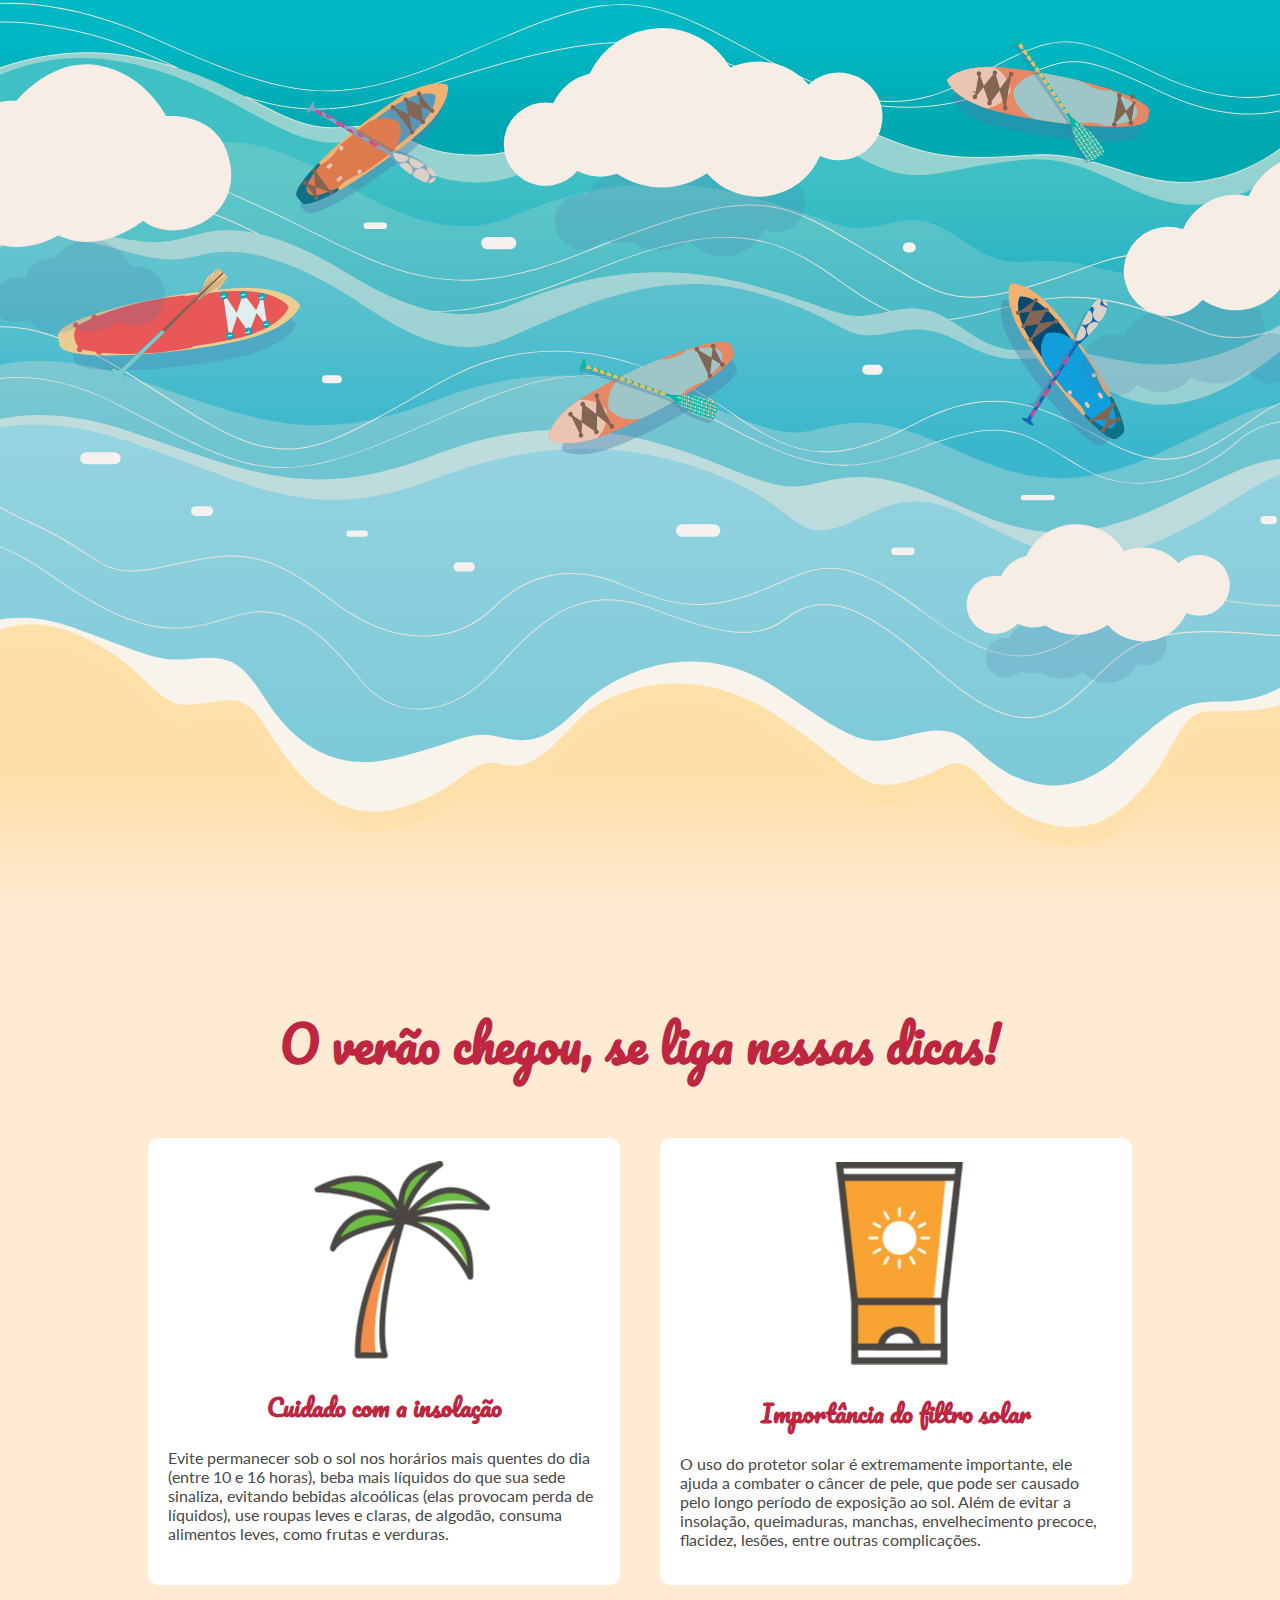
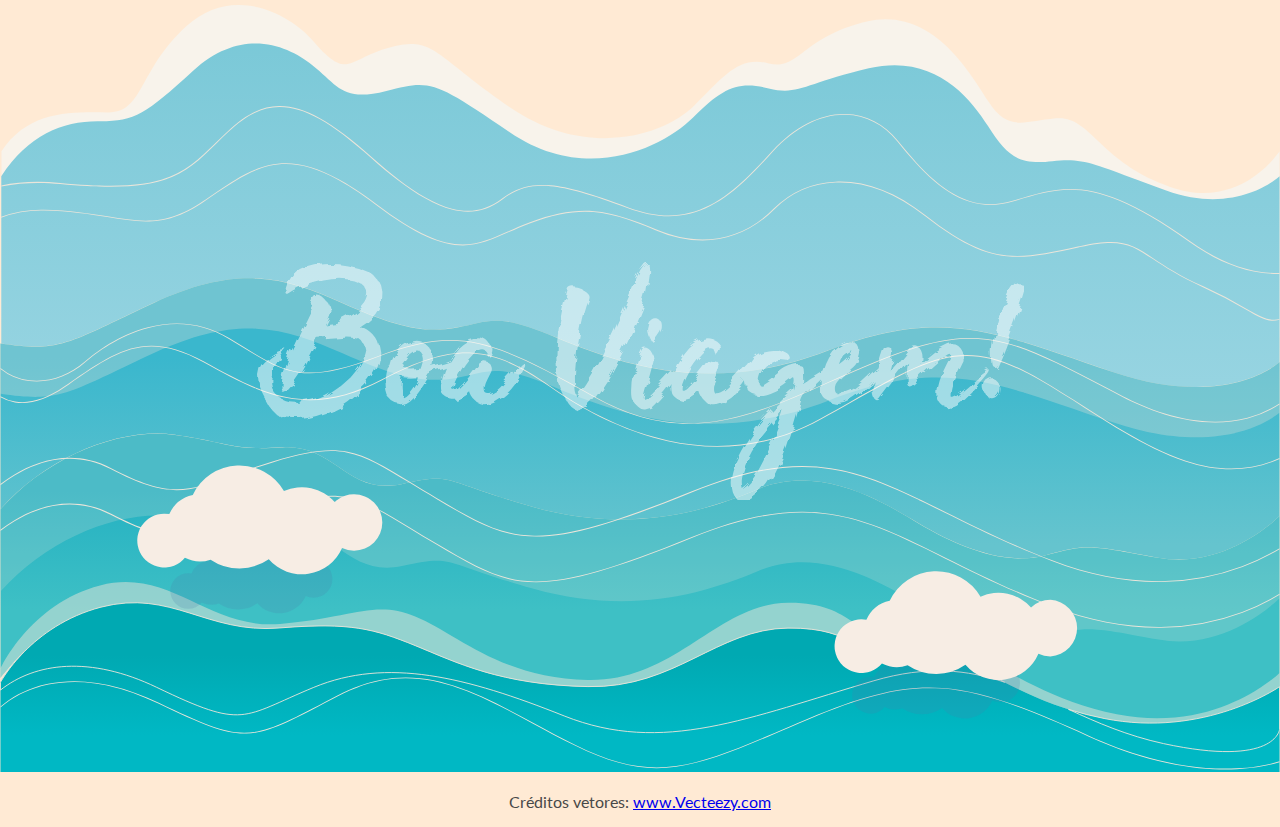
<file: index.html>
<!DOCTYPE html>
<html lang="pt-br">
<head>
    <meta charset="UTF-8">
    <meta name="viewport" content="width=device-width, initial-scale=1.0">
    <title>Document</title>
    <link rel="stylesheet" href="./css/style.css">

    <link href="https://fonts.googleapis.com/css2?family=Lato:ital,wght@0,100;0,300;0,400;0,700;0,900;1,100;1,300;1,400;1,700;1,900&display=swap" rel="stylesheet">
    <link href="https://fonts.googleapis.com/css2?family=Pacifico&display=swap" rel="stylesheet">
</head>
<body>
    <header class="container-header">
        <img src="./img/praia-caiaques.svg" alt="">
        <svg class="lett-header" xmlns="http://www.w3.org/2000/svg" viewBox="0 0 728.4 290.09">
            <title>lett-titulo</title>
            <g id="lettering">
                <g>
                <path d="M22.71,276.93a110.63,110.63,0,0,1-11.4-19.38,137.56,137.56,0,0,1-8-21.67A357.28,357.28,0,0,1,3,141.46,553.94,553.94,0,0,1,22.71,51.21q2.28-4.93,9.88-4.94a36.68,36.68,0,0,1,15.2,3.42,35.55,35.55,0,0,1,12.54,9.12c3.28,3.79,4,7.73,2.28,11.77a162.61,162.61,0,0,0-8.36,24.51q-4.19,15.39-8,34t-6.65,39Q36.77,188.39,35.44,207a277,277,0,0,0-.57,33.63q.75,15,4.56,23.76a508.66,508.66,0,0,0,32.68-49.6Q86.93,189.14,100,162.73t24.89-53.39q11.77-27,23.18-53.2,5.7-13.29,11.21-28.12A83.09,83.09,0,0,1,174,2.56c2.53-2.27,4.49-3,5.89-2.27s2.33,2.22,2.85,4.36a30.27,30.27,0,0,1,.76,6.85V17q-2.67,17.49-4.56,34.58a134.83,134.83,0,0,1-8,33.06q-9.89,25.08-20.33,49.78t-22.42,48.64q-12,23.94-25.84,46.55a431,431,0,0,1-30.21,43.13Q59.18,289.08,46.46,290T22.71,276.93Z"/>
                <path d="M373.25,177a37.63,37.63,0,0,0-2.09-10.83,31.91,31.91,0,0,0-5.51-9.88A20.13,20.13,0,0,0,356,150a37.21,37.21,0,0,0-22.61,5.13,99.77,99.77,0,0,0-20.52,16A178.1,178.1,0,0,0,295,192q-8.18,11.2-15,19.56,3-10.25,5.51-20.9t.95-18.24a7,7,0,0,0-3.42-4.56,10.86,10.86,0,0,0-6.08-1.32,13.37,13.37,0,0,0-6.27,1.9,7.49,7.49,0,0,0-3.61,4.75q-2.67,11.4-5.13,23.93c-.6,3-1.18,6.06-1.76,9.09-1.17,1.22-2.41,2.5-3.75,3.83q-3.79,3.42-9.5,8.75c-3.8,3.55-7.73,7.21-11.78,11S227,237.21,223,240.63s-7.73,6.27-11,8.56q-4.19,2.26-11,5.32a41.89,41.89,0,0,1-13.49,3.6q-6.65.57-10.83-2.28t-3-12.73q0-3.78,4.18-9.31A88.12,88.12,0,0,1,187.62,223q5.7-5.31,11.78-10.25t9.5-8q6.84-6.47,9.69-12.36A55.37,55.37,0,0,0,223,178.12q1.9-8.73-2.47-14.81a20.51,20.51,0,0,0-12.35-8q-15.58.39-27.17,8.74a68.28,68.28,0,0,0-19.19,21.48,108,108,0,0,0-11.4,28.69,103.74,103.74,0,0,0-3,30q0,19,11.21,27.36t28.69,7.22a57.44,57.44,0,0,0,19.19-6.64A116.65,116.65,0,0,0,224.29,260a168.65,168.65,0,0,0,16.34-15.4q7.78-8.34,14.63-16c.3-.34.6-.69.89-1q-1.8,9.62-3.74,18.52-2.46,11.4-5.13,20.52a15.05,15.05,0,0,0-.76,9.32,8.1,8.1,0,0,0,5.32,5.88,6.14,6.14,0,0,0,7.22-1.89q10.26-14.45,20.52-31.16t21.09-32.31a236.59,236.59,0,0,1,23-28.31A84.74,84.74,0,0,1,350.26,169a128.14,128.14,0,0,0-9.5,16,72.41,72.41,0,0,0-6.08,17.1,46.71,46.71,0,0,0-.57,17.29,38.78,38.78,0,0,0,7.41,16.92c1.26,1.52,3.42,2.65,6.46,3.42a31.81,31.81,0,0,0,9.12.94,15.76,15.76,0,0,0,7.22-1.71q2.65-1.5.38-4.56c-3.8-3.28-5.83-7-6.08-11.21a34.33,34.33,0,0,1,1.71-12.73,66.34,66.34,0,0,1,5.7-12.73q3.62-6.25,6.27-11.59A28.25,28.25,0,0,0,373.25,177ZM192,182.69q5.89-6.08,16.15-9.88a36.76,36.76,0,0,1-9.69,15.38,151.31,151.31,0,0,1-15,12.35Q186.1,188.78,192,182.69Z"/>
                <g>
                    <path d="M426.26,125.12q3.8-3.42,7.6-7.22a69.1,69.1,0,0,1,8-6.84q5.7-4.92,9.69-1.71a57.24,57.24,0,0,1,8.36,8.74,91.46,91.46,0,0,0,9.69,10.45q5.31,5,14.06,3,19-3.78,25.08-24.7a6.58,6.58,0,0,0-.19-4.75q-1-1.69-4,.19-3.81,2.67-7.79,5.14A80.42,80.42,0,0,0,489,113c-3.55,2.29-6.53,3.23-8.93,2.85a14,14,0,0,1-6.84-3.23,45.57,45.57,0,0,1-6.46-6.64,56.75,56.75,0,0,0-7.79-7.8,15.47,15.47,0,0,0-10.07-3.6,20.49,20.49,0,0,0-10.07,3.23,43.55,43.55,0,0,0-5.89,4.75,64,64,0,0,0-7.41,8,36.41,36.41,0,0,0-5.13,8.54q-1.71,4.2,1.33,6.84A3.79,3.79,0,0,0,426.26,125.12Z"/>
                    <path d="M653.5,191a93.77,93.77,0,0,0-11.21,3.23q-5.89,2.1-11.21,3.61-4.56,1.14-9.88,3a38.75,38.75,0,0,1-9.88,2.29c.25-1.52.63-3.81,1.14-6.85a43.81,43.81,0,0,0,.38-10.07,48.8,48.8,0,0,0-2.28-11.4,29.17,29.17,0,0,0-6.46-10.83,26.63,26.63,0,0,0-12.35-8.74,31.48,31.48,0,0,0-15.39-.76A39.44,39.44,0,0,0,553,165.77a92.45,92.45,0,0,0-16.53,21.09,30.69,30.69,0,0,0-3.42,8.37c-.73,2.89-1.45,5.67-2.18,8.33-.61.62-1.24,1.27-1.89,2-.6.24-1.15.49-1.63.73a4.85,4.85,0,0,0-1.52,1.32,6.08,6.08,0,0,0-.94,2.45l-1.34,1.54q-6.84,8-14.63,16.73t-15.77,16.52q-8,7.8-15.2,10.83-9.12,3.44-12.54.38t-2.28-12.92a52.48,52.48,0,0,1,5.51-14.81q4.37-8.35,7-14.45a13.72,13.72,0,0,0,.95-9.69,16.56,16.56,0,0,0-4.94-8,14.23,14.23,0,0,0-8.55-3.61q-5-.36-9.88,3.42-.39.39-5.13,6.65T436.9,217.07q-6.47,8.19-13.68,16.53a116.25,116.25,0,0,1-12.92,13.12c-3.8,3.17-6.59,4.55-8.36,4.17s-1.9-3.85-.38-10.45q1.51-6.06,7.6-18.05a198.93,198.93,0,0,1,14.44-23.93,146.26,146.26,0,0,1,17.48-20.9q9.12-8.92,16.34-8.94a8.44,8.44,0,0,1,5.51,1.71,13.28,13.28,0,0,1,3.23,3.8,19.81,19.81,0,0,1,1.71,4.18c.38,1.4.69,2.48.95,3.23.76,1.52,1.52,2.23,2.28,2.09a4.54,4.54,0,0,0,2.47-1.71,13.88,13.88,0,0,0,2.28-3.8q.94-2.28,1.71-4.56a15.49,15.49,0,0,0-1.14-11.21,23.45,23.45,0,0,0-7.6-8.54,26.55,26.55,0,0,0-11.59-4.37,33.19,33.19,0,0,0-12.73.56,58.32,58.32,0,0,0-31.16,17.48,121.19,121.19,0,0,0-21.28,31.16,174.39,174.39,0,0,0-8.36,21.67,195.84,195.84,0,0,0-5.32,20.9,50.64,50.64,0,0,0,.38,10.26c.51,4.31,1.9,7.59,4.18,9.88a44.82,44.82,0,0,0,7.22,5.88,21.56,21.56,0,0,0,8.36,3.24,27.18,27.18,0,0,0,11.59-.2,48.61,48.61,0,0,0,10.45-3.79,55.45,55.45,0,0,0,9.12-5.71c2.78-2.14,5.32-4.11,7.6-5.88a36.13,36.13,0,0,0,4.18,11.39,26.36,26.36,0,0,0,19,13.11,28.49,28.49,0,0,0,13.68-1.7,91.59,91.59,0,0,0,22.61-12.36,114.91,114.91,0,0,0,19-17.85c1.93-2.27,3.76-4.63,5.56-7,0,1.2.06,2.4.14,3.61a62.58,62.58,0,0,0,3.42,17.29c1.9,5.31,4.75,9.25,8.55,11.77a28.23,28.23,0,0,0,18.24,6.08q7.59,0,15.77-6.84A106.58,106.58,0,0,0,583,256a199.14,199.14,0,0,0,13.49-19.56q6.07-10.07,9.5-16.15a77.49,77.49,0,0,1,16.91-6.47A105.66,105.66,0,0,0,641,207.38c1.26-.76,3.09-2,5.51-3.8a54.84,54.84,0,0,0,6.46-5.51,14.91,14.91,0,0,0,3.61-4.94C657,191.75,656,191,653.5,191Zm-72.39,45.79a98.65,98.65,0,0,1-7.6,12.36A89.12,89.12,0,0,1,564.39,260c-3.18,3.17-6,5-8.55,5.5a26.12,26.12,0,0,1-3-8.36A76.36,76.36,0,0,1,551.28,246a83.24,83.24,0,0,1,0-11.39,37,37,0,0,1,1.52-8.94,82.64,82.64,0,0,0,16.34,1.52,160.84,160.84,0,0,0,16.34-.76A56.35,56.35,0,0,1,581.11,236.83Zm10.83-32.1a2.22,2.22,0,0,1-.76,1.52,2.18,2.18,0,0,1-1.52.75,57.65,57.65,0,0,0-7,.77,92.7,92.7,0,0,1-10.64.94,78.26,78.26,0,0,1-9.88-.19c-2.92-.24-4.37-1-4.37-2.27.25-2.79-.9-5.33-3.42-7.61a3.62,3.62,0,0,1-.76-2.66q4.17-6.45,8.74-12.54a41.67,41.67,0,0,1,12.16-10.63,14.54,14.54,0,0,1,8-1.52,9.94,9.94,0,0,1,6.84,3.42q5.31,5.32,5.51,14.06A38.72,38.72,0,0,1,591.94,204.73Z"/>
                </g>
                </g>
            </g>
            <g id="exclamacao">
                <path d="M659.58,265.52q-5.7.78-9.7-4a21.75,21.75,0,0,1-4.93-11A25.17,25.17,0,0,1,646.28,238a14.84,14.84,0,0,1,9.11-8.94q8.36-2.64,13.12,2.28a20.3,20.3,0,0,1,5.5,12.35,24.63,24.63,0,0,1-2.84,14.26A13.8,13.8,0,0,1,659.58,265.52ZM708.21,42.84a9.08,9.08,0,0,1,6.66-2.65,16.82,16.82,0,0,1,7.22,1.52,11.94,11.94,0,0,1,5.12,4.56A8,8,0,0,1,728,53.1q-1.51,5.7-4.93,16.53t-8.17,24.51q-4.77,13.69-10.26,29.07t-11.22,30.4q-5.7,15-11.21,28.5t-9.68,23c-1,2.28-2.42,3.18-4.18,2.67a5.71,5.71,0,0,1-3.81-3.81,119.93,119.93,0,0,1-1.89-24.69,182.33,182.33,0,0,1,2.27-23.56q1.9-10.64,6.28-27.37t10.25-33.82A282.57,282.57,0,0,1,694.34,63Q701.38,48.55,708.21,42.84Z"/>
            </g>
        </svg>
    </header>

    <section class="section-dicas" id="section-dicas">
        <h1>O verão chegou, se liga nessas dicas!</h1>

        <div class="container-cards">
            <article class="card card-esq">
                <svg id="coqueiro" class="icone" xmlns="http://www.w3.org/2000/svg" viewBox="-400 0 1200 565.85"><title>coqueiro</title><g id="_Group_" data-name="&lt;Group&gt;"><path id="_Path_" data-name="&lt;Path&gt;" d="M265,170.35S367.54,7.18,499,137.48C499,137.48,345.63,117.92,265,170.35Z" transform="translate(-2.48 -4.85)" fill="#6dbe45"/><path id="_Path_2" data-name="&lt;Path&gt;" d="M269,164.61c-.62.87-1.18,1.66-1.66,2.35.08.44.18,1,.31,1.77C348.85,118.34,499,137.48,499,137.48l-1.82-1.78c-2.14-1-4.31-2.12-6.61-3.07C379.66,86.85,283,153.25,269,164.61Z" transform="translate(-2.48 -4.85)" fill="#fff"/><path id="_Path_3" data-name="&lt;Path&gt;" d="M260.72,176.22S98.13,190.9,55.28,255.46C55.28,255.46,94,87.4,260.72,176.22Z" transform="translate(-2.48 -4.85)" fill="#6dbe45"/><path id="_Path_4" data-name="&lt;Path&gt;" d="M257.19,170.35S212.59-19.82,10.68,85.83C10.68,85.83,170.33,84.66,257.19,170.35Z" transform="translate(-2.48 -4.85)" fill="#6dbe45"/><path id="_Path_5" data-name="&lt;Path&gt;" d="M260.72,176.22s201.9-51.65,190.17,160.83C450.89,337.05,387.1,201.66,260.72,176.22Z" transform="translate(-2.48 -4.85)" fill="#6dbe45"/><path id="_Path_6" data-name="&lt;Path&gt;" d="M299,179.33c-25.7.66-38.31-3.11-38.31-3.11C387.1,201.66,450.89,337.05,450.89,337.05c.52-9.59-6.7-23.46-7-32C428.7,277.55,392.87,195.27,299,179.33Z" transform="translate(-2.48 -4.85)" fill="#fff"/><path id="_Path_7" data-name="&lt;Path&gt;" d="M257.19,170.35S214.93,32.62,364.41,13.05C364.41,13.05,280.67,68.62,257.19,170.35Z" transform="translate(-2.48 -4.85)" fill="#6dbe45"/><path id="_Path_8" data-name="&lt;Path&gt;" d="M257.19,170.35S127,344.17,127,562.51h78.54S167.29,464.89,257.19,170.35Z" transform="translate(-2.48 -4.85)" fill="#f68e49"/><path id="_Path_9" data-name="&lt;Path&gt;" d="M257.19,170.35s-3.71,5-9.88,14.25c-94.84,239.66-66.95,377.91-66.95,377.91h25.18S167.29,464.89,257.19,170.35Z" transform="translate(-2.48 -4.85)" fill="#fff"/><path id="_Compound_Path_" data-name="&lt;Compound Path&gt;" d="M55.28,263.66a8,8,0,0,1-3.23-.67,8.18,8.18,0,0,1-4.75-9.37c.69-3,17.76-74.43,77.18-101.49,38.81-17.67,85.94-12,140.09,16.86a8.2,8.2,0,0,1-3.12,15.4c-1.58.14-159.16,15.07-199.33,75.6A8.21,8.21,0,0,1,55.28,263.66ZM172.16,158.51a97.46,97.46,0,0,0-40.88,8.55c-27.2,12.38-44.49,36.23-54.83,56.3C121,192.1,192.33,177.57,231.74,171.61Q199.58,158.53,172.16,158.51Z" transform="translate(-2.48 -4.85)" fill="#4a4742"/><path id="_Compound_Path_2" data-name="&lt;Compound Path&gt;" d="M257.2,178.55a8.23,8.23,0,0,1-5.77-2.36C168,93.84,12.29,94.06,10.74,94A8.19,8.19,0,0,1,6.88,78.57c67.3-35.22,125.16-42.22,172-20.81,66.87,30.6,85.58,107.46,86.35,110.72a8.2,8.2,0,0,1-8,10.07ZM43.91,79.31A525.18,525.18,0,0,1,103,87.93c39.63,8.13,92.42,24.27,135.72,56-10.91-23.36-31.48-55.21-66.84-71.34C136.71,56.57,93.76,58.84,43.91,79.31Z" transform="translate(-2.48 -4.85)" fill="#4a4742"/><path id="_Compound_Path_3" data-name="&lt;Compound Path&gt;" d="M265,178.55A8.19,8.19,0,0,1,258.08,166c2-3.18,49.73-77.9,123.68-86.4,41.91-4.8,83.3,12.7,123,52.07a8.2,8.2,0,0,1-6.81,14c-1.51-.19-151.37-18.56-228.49,31.61A8.17,8.17,0,0,1,265,178.55ZM395.18,95.22a101.33,101.33,0,0,0-11.54.66c-38.26,4.4-69.43,29.79-89,50.58,61.78-23.56,140.79-22.11,180.49-19.4C448.7,105.89,421.92,95.22,395.18,95.22Z" transform="translate(-2.48 -4.85)" fill="#4a4742"/><path id="_Compound_Path_4" data-name="&lt;Compound Path&gt;" d="M450.88,345.24a8.2,8.2,0,0,1-7.41-4.7c-.16-.33-16-33.59-46.8-69.38-28.07-32.66-74.73-74.25-137.57-86.9a8.2,8.2,0,0,1-.42-16A231.18,231.18,0,0,1,311,162.5h1.07c40.08.18,74.23,10.94,98.77,31.1,35.67,29.3,51.91,77.72,48.25,143.9a8.19,8.19,0,0,1-6.61,7.59A7.75,7.75,0,0,1,450.88,345.24Zm-151.4-166c39.76,15.73,77.23,43.45,109.94,81.6a388.61,388.61,0,0,1,33.42,45.34c-2.32-45.1-16.54-78.63-42.43-99.9C369.93,181.23,328.81,177.71,299.48,179.23Z" transform="translate(-2.48 -4.85)" fill="#4a4742"/><path id="_Compound_Path_5" data-name="&lt;Compound Path&gt;" d="M257.19,178.55a8.2,8.2,0,0,1-7.84-5.79c-.78-2.57-19-63.57,12.52-112.53,19.58-30.45,53.72-49.06,101.47-55.31a8.2,8.2,0,0,1,5.6,15c-.8.54-81.33,55.13-103.76,152.32a8.2,8.2,0,0,1-7.7,6.35ZM332.78,28.27C307,36.5,287.89,50.13,275.72,69c-13.54,21-16.34,45.28-15.7,64.53C279.16,84.55,310.33,49.14,332.78,28.27Z" transform="translate(-2.48 -4.85)" fill="#4a4742"/><path id="_Compound_Path_6" data-name="&lt;Compound Path&gt;" d="M205.54,570.71H127a8.21,8.21,0,0,1-8.2-8.2c0-114.27,35.81-216.09,65.85-281.38,32.54-70.73,64.63-113.89,66-115.69A8.2,8.2,0,0,1,265,172.75C239.79,255.45,209,375,205.91,475c-1.87,59.75,7.19,84.36,7.28,84.6a8.23,8.23,0,0,1-7.65,11.16Zm-70.27-16.4h59.5C188,523.77,177,427.77,233.51,222.48c-10.32,17.77-22.26,40-34.15,65.9C170.82,350.53,136.92,446.5,135.27,554.31Z" transform="translate(-2.48 -4.85)" fill="#4a4742"/></g></svg>
                <h2>Cuidado com a insolação</h2>
                <p>Evite permanecer sob o sol nos horários mais quentes do dia (entre 10 e 16 horas), beba mais líquidos do que sua sede sinaliza, evitando bebidas alcoólicas (elas provocam perda de líquidos), use roupas leves e claras, de algodão, consuma alimentos leves, como frutas e verduras.</p>
            </article>
            <article class="card card-dir">
                <svg id="filtro" class="icone" xmlns="http://www.w3.org/2000/svg" viewBox="-320 0 900 437.19"><title>filtro</title><g id="_Group_" data-name="&lt;Group&gt;"><g id="_Group_2" data-name="&lt;Group&gt;"><rect id="_Rectangle_" data-name="&lt;Rectangle&gt;" x="40.88" y="301.73" width="172.75" height="128.07" fill="#f9a333"/></g><rect id="_Rectangle_2" data-name="&lt;Rectangle&gt;" x="40.88" y="396.14" width="192.77" height="33.66" fill="#fff"/><polygon id="_Path_" data-name="&lt;Path&gt;" points="233.65 301.73 40.88 301.73 8.26 7.39 266.27 7.39 233.65 301.73" fill="#fff"/><polygon id="_Path_2" data-name="&lt;Path&gt;" points="210.81 301.73 37.57 301.73 8.26 7.39 240.13 7.39 210.81 301.73" fill="#f9a333"/><polygon id="_Path_3" data-name="&lt;Path&gt;" points="263.74 30.25 266.27 7.39 8.26 7.39 10.79 30.25 263.74 30.25" fill="#fff"/><line id="_Path_4" data-name="&lt;Path&gt;" x1="41.17" y1="399.83" x2="233.36" y2="399.83" fill="#f68e49"/><path id="_Path_5" data-name="&lt;Path&gt;" d="M178.91,402.56a40.1,40.1,0,0,0-79.85,0Z" transform="translate(-1.72 -2.81)" fill="#fff"/><line id="_Path_6" data-name="&lt;Path&gt;" x1="12.93" y1="34.15" x2="264.66" y2="34.15" fill="#f68e49"/><path id="_Compound_Path_" data-name="&lt;Compound Path&gt;" d="M242.76,440H35.21V297.15H242.76ZM50,425.22H228V311.93H50Z" transform="translate(-1.72 -2.81)" fill="#4a4742"/><path id="_Compound_Path_2" data-name="&lt;Compound Path&gt;" d="M242,311.93H36L1.72,2.81H276.25ZM49.22,297.15H228.75l31-279.56H18.23Z" transform="translate(-1.72 -2.81)" fill="#4a4742"/><rect id="_Path_7" data-name="&lt;Path&gt;" x="41.17" y="392.44" width="192.19" height="14.78" fill="#4a4742"/><path id="_Compound_Path_3" data-name="&lt;Compound Path&gt;" d="M187,410H91l.74-8.07a47.49,47.49,0,0,1,94.57,0ZM108.2,395.17h61.57a32.74,32.74,0,0,0-61.57,0Z" transform="translate(-1.72 -2.81)" fill="#4a4742"/><rect id="_Path_8" data-name="&lt;Path&gt;" x="12.94" y="26.76" width="251.72" height="14.78" fill="#4a4742"/><circle id="_Path_9" data-name="&lt;Path&gt;" cx="137.5" cy="164.88" r="36.45" fill="#fff"/><g id="_Group_3" data-name="&lt;Group&gt;"><path id="_Path_10" data-name="&lt;Path&gt;" d="M139.05,122.28A3.07,3.07,0,0,1,136,119.2V104.06a3.08,3.08,0,1,1,6.15,0V119.2A3.07,3.07,0,0,1,139.05,122.28Z" transform="translate(-1.72 -2.81)" fill="#fffefd"/><path id="_Path_11" data-name="&lt;Path&gt;" d="M139.05,234.25a3.07,3.07,0,0,1-3.08-3.08V216a3.08,3.08,0,1,1,6.15,0v15.13A3.07,3.07,0,0,1,139.05,234.25Z" transform="translate(-1.72 -2.81)" fill="#fffefd"/></g><g id="_Group_4" data-name="&lt;Group&gt;"><path id="_Path_12" data-name="&lt;Path&gt;" d="M114.84,128.76a3.07,3.07,0,0,1-2.67-1.54l-7.57-13.1a3.08,3.08,0,0,1,5.34-3.08l7.56,13.1a3.08,3.08,0,0,1-1.13,4.21A3,3,0,0,1,114.84,128.76Z" transform="translate(-1.72 -2.81)" fill="#fffefd"/><path id="_Path_13" data-name="&lt;Path&gt;" d="M170.83,225.74a3.09,3.09,0,0,1-2.67-1.54l-7.57-13.11a3.08,3.08,0,0,1,5.33-3.08l7.57,13.11a3.08,3.08,0,0,1-1.13,4.2A3,3,0,0,1,170.83,225.74Z" transform="translate(-1.72 -2.81)" fill="#fffefd"/></g><g id="_Group_5" data-name="&lt;Group&gt;"><path id="_Path_14" data-name="&lt;Path&gt;" d="M97.11,146.49a3.11,3.11,0,0,1-1.54-.42l-13.1-7.56a3.08,3.08,0,1,1,3.08-5.34l13.1,7.57a3.08,3.08,0,0,1-1.54,5.75Z" transform="translate(-1.72 -2.81)" fill="#fffefd"/><path id="_Path_15" data-name="&lt;Path&gt;" d="M194.08,202.47a3.09,3.09,0,0,1-1.54-.41l-13.1-7.56a3.08,3.08,0,0,1,3.08-5.34l13.1,7.57a3.08,3.08,0,0,1-1.54,5.74Z" transform="translate(-1.72 -2.81)" fill="#fffefd"/></g><g id="_Group_6" data-name="&lt;Group&gt;"><path id="_Path_16" data-name="&lt;Path&gt;" d="M90.62,170.7H75.49a3.08,3.08,0,0,1,0-6.16H90.62a3.08,3.08,0,0,1,0,6.16Z" transform="translate(-1.72 -2.81)" fill="#fffefd"/><path id="_Path_17" data-name="&lt;Path&gt;" d="M202.6,170.7H187.47a3.08,3.08,0,0,1,0-6.16H202.6a3.08,3.08,0,1,1,0,6.16Z" transform="translate(-1.72 -2.81)" fill="#fffefd"/></g><g id="_Group_7" data-name="&lt;Group&gt;"><path id="_Path_18" data-name="&lt;Path&gt;" d="M84,202.47a3.08,3.08,0,0,1-1.54-5.74l13.1-7.57a3.08,3.08,0,0,1,3.08,5.34l-13.1,7.56A3.09,3.09,0,0,1,84,202.47Z" transform="translate(-1.72 -2.81)" fill="#fffefd"/><path id="_Path_19" data-name="&lt;Path&gt;" d="M181,146.49a3.08,3.08,0,0,1-1.54-5.75l13.1-7.57a3.08,3.08,0,0,1,3.08,5.34l-13.1,7.56A3.11,3.11,0,0,1,181,146.49Z" transform="translate(-1.72 -2.81)" fill="#fffefd"/></g><g id="_Group_8" data-name="&lt;Group&gt;"><path id="_Path_20" data-name="&lt;Path&gt;" d="M107.27,225.74a3.09,3.09,0,0,1-2.67-4.62L112.17,208a3.08,3.08,0,0,1,5.33,3.08l-7.56,13.11A3.1,3.1,0,0,1,107.27,225.74Z" transform="translate(-1.72 -2.81)" fill="#fffefd"/><path id="_Path_21" data-name="&lt;Path&gt;" d="M163.25,128.76a3,3,0,0,1-1.53-.41,3.08,3.08,0,0,1-1.13-4.21l7.57-13.1a3.08,3.08,0,1,1,5.33,3.08l-7.57,13.1A3.07,3.07,0,0,1,163.25,128.76Z" transform="translate(-1.72 -2.81)" fill="#fffefd"/></g></g></svg>
                <h2>Importância do filtro solar</h2>
                <p>O uso do protetor solar é extremamente importante, ele ajuda a combater o câncer de pele, que pode ser causado pelo longo período de exposição ao sol. Além de evitar a insolação, queimaduras, manchas, envelhecimento precoce, flacidez, lesões, entre outras complicações.</p>
            </article>
        </div>
    </section>

    <section class="container-footer">
        <svg class="lett-footer" xmlns="http://www.w3.org/2000/svg" viewBox="0 0 640.01 199.3"><title>lett-footer</title>
            <defs>
                <!-- filtros -->
                <filter id="efeito-onda">
                    <feTurbulence id="fitro-turbulencia" type="turbulence" baseFrequency="0.05" numOctaves="2" result="turbulence" />
                    <feDisplacementMap in="SourceGraphic" in2="turbulence" scale="7" />
                </filter>
            </defs>
            <g id="vetores-texto" filter="url(#efeito-onda)">
                <g id="exclam"><path d="M611,111.8a4.34,4.34,0,0,1-4.08-1.68,9.15,9.15,0,0,1-2.08-4.64,10.55,10.55,0,0,1,.56-5.28,6.25,6.25,0,0,1,3.84-3.76c2.35-.74,4.19-.43,5.52,1a8.59,8.59,0,0,1,2.32,5.2,10.39,10.39,0,0,1-1.2,6A5.8,5.8,0,0,1,611,111.8ZM631.51,18a3.79,3.79,0,0,1,2.8-1.12,7.16,7.16,0,0,1,3,.64,5.08,5.08,0,0,1,2.16,1.92,3.38,3.38,0,0,1,.32,2.88q-.65,2.4-2.08,7t-3.44,10.32c-1.34,3.84-2.77,7.92-4.32,12.24s-3.12,8.59-4.72,12.8-3.18,8.21-4.72,12-2.91,7-4.08,9.68c-.43,1-1,1.34-1.76,1.12a2.39,2.39,0,0,1-1.6-1.6,50.24,50.24,0,0,1-.8-10.4,79.46,79.46,0,0,1,1-9.92c.53-3,1.41-6.83,2.64-11.52s2.67-9.44,4.32-14.24a119.06,119.06,0,0,1,5.44-13.28Q628.63,20.45,631.51,18Z"/></g><g id="viagem"><path d="M258.24,116.6a45.85,45.85,0,0,1-4.8-8.16,58.27,58.27,0,0,1-3.36-9.12,150,150,0,0,1-.16-39.76,232.89,232.89,0,0,1,8.32-38c.64-1.38,2-2.08,4.16-2.08a15.52,15.52,0,0,1,6.4,1.44,15.08,15.08,0,0,1,5.28,3.84,4.43,4.43,0,0,1,1,5A67.82,67.82,0,0,0,271.52,40q-1.77,6.48-3.36,14.32t-2.8,16.4q-1.2,8.56-1.76,16.4a114.51,114.51,0,0,0-.24,14.16,29.21,29.21,0,0,0,1.92,10A214.21,214.21,0,0,0,279,90.44q6.24-10.8,11.76-21.92T301.28,46q5-11.35,9.76-22.4,2.4-5.59,4.72-11.84a35,35,0,0,1,6.16-10.72c1.06-1,1.89-1.28,2.48-1A2.67,2.67,0,0,1,325.6,2a12.77,12.77,0,0,1,.32,2.88V7.16Q324.8,14.53,324,21.72a57.06,57.06,0,0,1-3.36,13.92q-4.17,10.56-8.56,21t-9.44,20.48q-5,10.08-10.88,19.6A183.16,183.16,0,0,1,279,114.84q-5.44,6.89-10.8,7.28C264.66,122.39,261.33,120.54,258.24,116.6Z"/><path d="M327.2,64.12c.32.75.85.75,1.6,0a34.12,34.12,0,0,0,5.36-7,10.73,10.73,0,0,0,1.2-8.32,3.35,3.35,0,0,0-1.44-1.68,9.36,9.36,0,0,0-2.08-1,4.88,4.88,0,0,0-3.92.88,6.19,6.19,0,0,0-2.8,3.44,13.2,13.2,0,0,0-.64,7A18,18,0,0,0,327.2,64.12Z"/><path d="M609.75,89.56q-.79-1-8.64,5.28c-1.81,1.49-3.92,3.31-6.32,5.44s-4.72,4.16-7,6.08a63.61,63.61,0,0,1-6,4.64c-1.76,1.18-3,1.49-3.76,1a27,27,0,0,1,.72-7.52,56.31,56.31,0,0,1,2.32-7.36q1.44-3.67,3.2-7.44T588,81.88a20,20,0,0,0-.72-6.48,14.56,14.56,0,0,0-2.64-5.28,9,9,0,0,0-4.16-3,7.63,7.63,0,0,0-5.28.32,55.66,55.66,0,0,0-12.16,7A89.05,89.05,0,0,0,552.15,84a32.51,32.51,0,0,0,.8-5.76,12.76,12.76,0,0,0-1.12-5.92,5.81,5.81,0,0,0-3.36-3.52,4.55,4.55,0,0,0-4.32.64q-4.32,5.44-8.88,11T526.07,91q.64-3,1.44-6.24c.53-2.13,1-4.27,1.44-6.4a9,9,0,0,0-.24-5.28,6,6,0,0,0-2.4-3,4,4,0,0,0-3.12-.48A3.19,3.19,0,0,0,521,72c-.64,1.81-1.31,3.87-2,6.16s-1.41,4.64-2.16,7c-.2.65-.38,1.27-.58,1.92-.42.44-.87.89-1.34,1.36q-1.61,1.44-4,3.68l-5,4.64q-2.55,2.4-5.12,4.56t-4.64,3.6q-1.75,1-4.64,2.24a17.74,17.74,0,0,1-5.68,1.52,6.87,6.87,0,0,1-4.56-1c-1.17-.8-1.6-2.58-1.28-5.36a7.06,7.06,0,0,1,1.76-3.92,35.5,35.5,0,0,1,4.16-4.56c1.6-1.49,3.26-2.93,5-4.32s3-2.51,4-3.36A18.46,18.46,0,0,0,499,81a23.1,23.1,0,0,0,1.84-6,7.48,7.48,0,0,0-1-6.24,8.56,8.56,0,0,0-5.2-3.36,19.92,19.92,0,0,0-11.44,3.68,28.91,28.91,0,0,0-8.08,9,45.58,45.58,0,0,0-4.65,11.55l-3.19,1.81c-2.13,1.28-4.59,2.64-6.88,4.08s-3.88,3-6.88,4.56v-1.6c0-2.13-.11-4.16-.16-6.08s-.06-3.84-.28-5.76a2.44,2.44,0,0,0-2.18-2.24,11.46,11.46,0,0,0-4.21.16,25.16,25.16,0,0,0-7.57,3,58.12,58.12,0,0,0-5.76,4.08q-3.36,2.64-6.48,5a52.43,52.43,0,0,1-5.76,3.92c-1.76,1-3,1.2-3.6.56a11,11,0,0,1,0-5.28,20.88,20.88,0,0,1,2.64-6.72,19.55,19.55,0,0,1,5.44-5.84,14,14,0,0,1,8.4-2.48c1.07,0,2.22,0,3.44.16s2.43.27,3.6.48q4.17.48,2.56-3a4,4,0,0,0-1.84-2.4,32,32,0,0,0-3.12-1.6,25,25,0,0,0-17.6-.64,17.93,17.93,0,0,0-9.44,6.4A26.59,26.59,0,0,0,408.66,85a52.17,52.17,0,0,0-3.86,4.12q-2.88,3.36-6.17,7c-2.18,2.46-4.4,4.77-6.64,7a21.12,21.12,0,0,1-6.4,4.56c-2.56,1-4.32,1-5.28.16s-1.28-2.66-1-5.44a22.47,22.47,0,0,1,2.32-6.24c1.23-2.35,2.22-4.37,3-6.08A5.73,5.73,0,0,0,385,86,6.87,6.87,0,0,0,383,82.6a5.8,5.8,0,0,0-7.76-.08c-.1.11-.82,1-2.16,2.8s-2.9,3.79-4.72,6.08-3.73,4.61-5.76,7a46.85,46.85,0,0,1-5.44,5.52c-1.6,1.33-2.77,1.92-3.52,1.76s-.79-1.63-.16-4.4a41.43,41.43,0,0,1,3.2-7.6,84.46,84.46,0,0,1,6.09-10.08,61.46,61.46,0,0,1,7.35-8.8C372.63,72.25,374.93,71,377,71a3.52,3.52,0,0,1,2.32.72,5.35,5.35,0,0,1,1.36,1.6,8.16,8.16,0,0,1,.72,1.76c.16.59.3,1,.41,1.36.31.64.63.93,1,.88a2,2,0,0,0,1-.72,5.85,5.85,0,0,0,1-1.6c.26-.64.5-1.28.71-1.92a6.47,6.47,0,0,0-.48-4.72,9.82,9.82,0,0,0-3.19-3.6,11.32,11.32,0,0,0-4.88-1.84,14,14,0,0,0-5.37.24,24.58,24.58,0,0,0-13.12,7.36,51.23,51.23,0,0,0-9,13.12c-.47,1-.91,2.06-1.34,3.09q-4.24,4.68-8.57,9.31-5.92,6.31-12.48,13a36.79,36.79,0,0,1-4.32,3.84c-1.07.75-1.5.32-1.28-1.28a28.27,28.27,0,0,1,.8-3.68q.63-2.4,1.44-5l1.52-5c.48-1.6.82-2.83,1-3.68q.79-2.72,1.44-5.2t1.44-5.2a10.11,10.11,0,0,0,.24-5.76,13.32,13.32,0,0,0-2.24-4.88,7.33,7.33,0,0,0-3.44-2.64,3.07,3.07,0,0,0-3.36.8A26.09,26.09,0,0,0,318.08,76a129.61,129.61,0,0,0-4.72,16.72,66.93,66.93,0,0,0-1.52,18,10,10,0,0,0,1.52,5.36,13.4,13.4,0,0,0,4.24,4.24,4.24,4.24,0,0,0,2.16.8,10.18,10.18,0,0,0,2.8-.08,16.67,16.67,0,0,0,2.8-.72,7.75,7.75,0,0,0,2.16-1.12,38.9,38.9,0,0,0,4.16-4.16,49.23,49.23,0,0,0,4.32-4.72q2.72-3.27,5.68-7.2L344,100c-.12.54-.23,1.07-.34,1.6a21.13,21.13,0,0,0,.17,4.32,6.77,6.77,0,0,0,1.75,4.16,18.88,18.88,0,0,0,3,2.48,9.23,9.23,0,0,0,3.52,1.36,11.42,11.42,0,0,0,4.88-.08,20.43,20.43,0,0,0,4.4-1.6,22.6,22.6,0,0,0,3.84-2.4l3.2-2.48a15.55,15.55,0,0,0,1.76,4.8,11.1,11.1,0,0,0,8,5.52,11.94,11.94,0,0,0,5.76-.72,38.15,38.15,0,0,0,9.52-5.2,48.21,48.21,0,0,0,8-7.52,61.38,61.38,0,0,0,4.31-5.74,17.07,17.07,0,0,0,.81,4.14,11.42,11.42,0,0,0,3,4.64,10.74,10.74,0,0,0,5.76,2.64,20.31,20.31,0,0,0,8-.64,44.24,44.24,0,0,0,7.84-3,55.84,55.84,0,0,0,7.44-4.48c2.4-1.71,4.67-3.41,6.8-5.12.86-.85,1.39-.88,1.6-.08a8.63,8.63,0,0,1,.08,3.2,30.65,30.65,0,0,1-.8,4.16,6.58,6.58,0,0,1-1.2,2.8q-7,6.07-13.76,12.56a171.59,171.59,0,0,0-12.72,13.68,154.26,154.26,0,0,0-11.2,15.28,123.7,123.7,0,0,0-9.2,17.2,60.88,60.88,0,0,0-2.72,7.52,38,38,0,0,0-1.52,8.72,26,26,0,0,0,.88,8.4,13.9,13.9,0,0,0,4.48,6.88,9.31,9.31,0,0,0,4.4,2.16,15.87,15.87,0,0,0,4.72.08,48.5,48.5,0,0,0,16.4-14.4,104.15,104.15,0,0,0,11.6-20.4,194.91,194.91,0,0,0,8.24-23q3.45-11.85,6.64-22.24a42.55,42.55,0,0,1,1.84-5.92,16,16,0,0,1,3.6-5.12q3.52-3.2,6.48-5.68c1.82-1.52,3.76-3.31,5.8-5.33a40.8,40.8,0,0,0-.12,5.73c0,5.34,1.58,9.17,4.72,11.52s7.17,3.36,12.08,3a24.32,24.32,0,0,0,8.08-2.8,49.2,49.2,0,0,0,7.52-5.12,69.73,69.73,0,0,0,6.88-6.48c1.74-1.86,3.37-3.64,4.94-5.37-.07.3-.15.6-.22.89a26.8,26.8,0,0,0-.64,4.4,31.72,31.72,0,0,0,0,6.32,15.75,15.75,0,0,0,.56,2.16,5.61,5.61,0,0,0,1.12,2,2.89,2.89,0,0,0,1.68,1,2.86,2.86,0,0,0,2.24-1q5.6-7.68,11.44-15.36t12.56-15.2c-.21.86-.48,2.37-.8,4.56a54.69,54.69,0,0,0-.56,6.72,30.59,30.59,0,0,0,.4,6.08c.32,1.76,1,2.64,2.08,2.64a3.74,3.74,0,0,0,1.52-.4,11.86,11.86,0,0,0,2.64-2l9.12-8.8q5-4.8,9.44-8.64t7.6-6q3.12-2.16,3.6-.88-1.92,3.69-4.16,8a88.51,88.51,0,0,0-4,8.88,65.15,65.15,0,0,0-2.8,9.2,26.4,26.4,0,0,0-.56,8.8,9.18,9.18,0,0,0,2.24,5.36,11.79,11.79,0,0,0,4.56,3.2,13.54,13.54,0,0,0,5.36,1,8.76,8.76,0,0,0,4.8-1.52,74.4,74.4,0,0,0,12.08-10.24q5.68-5.92,10.8-12Q610.55,90.52,609.75,89.56Zm-122-12.64a18.06,18.06,0,0,1,6.8-4.16,15.4,15.4,0,0,1-4.08,6.48,65,65,0,0,1-6.32,5.2A15.61,15.61,0,0,1,487.75,76.92Zm-51.44,51.92c-1.17,3.14-2.53,6.51-4.08,10.08s-3.09,7-4.64,10.24-2.69,5.62-3.44,7.12c-1,1.92-2.18,4.4-3.68,7.44s-3.17,6.16-5,9.36a71.43,71.43,0,0,1-6,8.8,20.1,20.1,0,0,1-6.4,5.6,23.4,23.4,0,0,1-.56-8.72,54.33,54.33,0,0,1,2-8.88,73.72,73.72,0,0,1,6.08-13.36,117.08,117.08,0,0,1,8.08-12.08q4.41-5.76,9.44-11.28t10-11A22.65,22.65,0,0,1,436.31,128.84Z"/></g><g id="boa"><path d="M55.84,51.16a6.09,6.09,0,0,0,1.76-.24,6.09,6.09,0,0,1,1.76-.24,27.86,27.86,0,0,0,10.8-2.56,51.58,51.58,0,0,0,11-6.4,36,36,0,0,0,8.16-8.48q3.12-4.64,2.32-9a15.83,15.83,0,0,0-6.8-7.52,28.29,28.29,0,0,0-10.64-3.28,52.14,52.14,0,0,0-12.88.16,97.86,97.86,0,0,0-13.44,2.72,86.12,86.12,0,0,0-12.48,4.48,51.76,51.76,0,0,0-9.68,5.52c-1.17.43-1.84.13-2-.88a9.09,9.09,0,0,1,.32-3.68,23.62,23.62,0,0,1,1.6-4.32,15.92,15.92,0,0,1,1.84-3.12A18.16,18.16,0,0,1,32.8,7.8a28.06,28.06,0,0,1,7-3.84A59.07,59.07,0,0,1,55.52,1.08,83.63,83.63,0,0,1,74.4,2a58,58,0,0,1,17,5.36Q99,11.16,101.76,17.88a23.79,23.79,0,0,1,.88,10.32,27.91,27.91,0,0,1-3,9.36,34.26,34.26,0,0,1-6,8,45.68,45.68,0,0,1-8,6.4,2.6,2.6,0,0,1-.64.48l-1,.48q2.72,1.13,5.12,2.16a21.24,21.24,0,0,1,4.64,2.8,20.13,20.13,0,0,1,4.64,5,17.75,17.75,0,0,1,2.56,6,21.88,21.88,0,0,1,.64,10.48,48.72,48.72,0,0,1-2.72,9.52,69.13,69.13,0,0,1-5.68,9.36A41.77,41.77,0,0,1,86.08,106a71.59,71.59,0,0,1-22.48,17A86.47,86.47,0,0,1,37,130.84a81.66,81.66,0,0,1-9-.16,25.46,25.46,0,0,1-7.68-1.76,20.68,20.68,0,0,1-6.4-4.16A24.81,24.81,0,0,1,8.8,117.4a71.68,71.68,0,0,1-5.52-9.84,36.25,36.25,0,0,1-3-10A19.92,19.92,0,0,1,1,88.28,16.32,16.32,0,0,1,6.72,80.6,53.64,53.64,0,0,1,13,75.72a20.22,20.22,0,0,1,7.44-3l1.36-.56A3.45,3.45,0,0,1,23.2,72h.48a8.55,8.55,0,0,0-1.28,1.6,6.45,6.45,0,0,1-1,1.28,71.33,71.33,0,0,0-5.28,7.52A37,37,0,0,0,12.24,91a27.13,27.13,0,0,0-1.2,9,14.92,14.92,0,0,0,2.72,8.16A15.51,15.51,0,0,0,19.12,113a20.73,20.73,0,0,0,6.72,2.24,32.78,32.78,0,0,0,7.28.32q3.68-.24,7-.72a60.68,60.68,0,0,0,19.76-7.36,83.41,83.41,0,0,0,16.4-12.8q1.92-2.24,4.08-5t4-5.76a47.12,47.12,0,0,0,3.2-6.08,25.44,25.44,0,0,0,1.84-6,13.24,13.24,0,0,0-3-6.8,10.86,10.86,0,0,0-5.84-3.12,35,35,0,0,0-8.88-.56q-5.2.24-11.92.88a43.06,43.06,0,0,1-4.64.4c-1.6.06-3.2.19-4.8.4-.11,0-.27.11-.48.32a.47.47,0,0,1-.32.16Q44.49,73.08,39.84,83a92.88,92.88,0,0,1-11.36,18.4c-.22.32-.72,1-1.52,2.16a24.16,24.16,0,0,1-2.56,3,5.26,5.26,0,0,1-2.64,1.6c-.86.16-1.39-.56-1.6-2.16a8.38,8.38,0,0,1-.64-4.24,35.33,35.33,0,0,1,.8-5.52,53,53,0,0,1,1.52-5.52c.58-1.76,1-3.12,1.36-4.08Q24,83.8,24.8,81a50.82,50.82,0,0,1,1.92-5.52q3.53-7,6.64-13.92T40.16,48q1.92-4.16,3.92-8.16c1.33-2.66,2.69-5.28,4.08-7.84a4.48,4.48,0,0,1,3.68-2.32,7,7,0,0,1,4.24,1.28,11.29,11.29,0,0,1,3.36,3.68,8,8,0,0,1,1,5,34.75,34.75,0,0,1-2.08,6C57.55,47.51,56.69,49.35,55.84,51.16Z"/><path d="M221.68,83.72c-.06-.37-.35-.67-.88-.88q-.48-.32-1.2.24a12.49,12.49,0,0,0-1.2,1,44.09,44.09,0,0,0-4.8,5q-2.88,3.36-6.16,7c-2.19,2.46-4.4,4.77-6.64,7a21.37,21.37,0,0,1-6.4,4.56c-2.56,1-4.32,1-5.28.16s-1.28-2.66-1-5.44a22.16,22.16,0,0,1,2.32-6.24c1.22-2.35,2.21-4.37,3-6.08a5.78,5.78,0,0,0,.4-4.08,7,7,0,0,0-2.08-3.36,6,6,0,0,0-3.6-1.52A6,6,0,0,0,184,82.52c-.11.11-.83,1-2.16,2.8s-2.91,3.79-4.72,6.08-3.74,4.61-5.76,7a48.46,48.46,0,0,1-5.44,5.52c-1.6,1.33-2.78,1.92-3.52,1.76s-.8-1.63-.16-4.4a40,40,0,0,1,3.2-7.6,83.06,83.06,0,0,1,6.08-10.08,61.5,61.5,0,0,1,7.36-8.8Q182.72,71,185.76,71a3.56,3.56,0,0,1,2.32.72,5.5,5.5,0,0,1,1.36,1.6,8.16,8.16,0,0,1,.72,1.76c.16.59.29,1,.4,1.36.32.64.64.93,1,.88a1.92,1.92,0,0,0,1-.72,5.85,5.85,0,0,0,1-1.6q.39-1,.72-1.92a6.57,6.57,0,0,0-.48-4.72,9.94,9.94,0,0,0-3.2-3.6,11.32,11.32,0,0,0-4.88-1.84,13.89,13.89,0,0,0-5.36.24,24.54,24.54,0,0,0-13.12,7.36,50.57,50.57,0,0,0-7.65,10.57c-.72.22-1.44.45-2.19.71-1.66.59-3.23,1.09-4.72,1.52-1.28.32-2.67.75-4.16,1.28a16.46,16.46,0,0,1-4.16,1q.15-1,.48-2.88a18.78,18.78,0,0,0,.16-4.24,20.42,20.42,0,0,0-1-4.8,12.36,12.36,0,0,0-2.72-4.56,11.25,11.25,0,0,0-5.2-3.68,13.22,13.22,0,0,0-6.48-.32,16.58,16.58,0,0,0-9.84,4.72,38.81,38.81,0,0,0-7,8.88,12.9,12.9,0,0,0-1.44,3.52c-.32,1.28-.64,2.51-1,3.68a1.6,1.6,0,0,1-.72.64c-.27.11-.51.21-.72.32a2.14,2.14,0,0,0-.64.56,3.48,3.48,0,0,0-.48,1.52,48.06,48.06,0,0,0-1.12,6.16,40.84,40.84,0,0,0-.24,7.68,26.35,26.35,0,0,0,1.44,7.28,9.6,9.6,0,0,0,3.6,5,11.88,11.88,0,0,0,7.68,2.56q3.19,0,6.64-2.88a45.07,45.07,0,0,0,6.56-6.88,83.31,83.31,0,0,0,5.68-8.24c1.7-2.83,3-5.09,4-6.8A32.85,32.85,0,0,1,149.2,90a44.81,44.81,0,0,0,7.43-2.65q-1.06,2.65-1.91,5.37a81.34,81.34,0,0,0-2.24,8.8,21,21,0,0,0,.16,4.32A6.78,6.78,0,0,0,154.4,110a18.45,18.45,0,0,0,3,2.48,9.1,9.1,0,0,0,3.52,1.36,11.43,11.43,0,0,0,4.88-.08,20.82,20.82,0,0,0,4.4-1.6,23.42,23.42,0,0,0,3.84-2.4l3.2-2.48a15.06,15.06,0,0,0,1.76,4.8,11.1,11.1,0,0,0,8,5.52,12,12,0,0,0,5.76-.72,38.5,38.5,0,0,0,9.52-5.2,48.61,48.61,0,0,0,8-7.52A63.23,63.23,0,0,0,216.8,95a80.36,80.36,0,0,0,5-10.08A9.06,9.06,0,0,0,221.68,83.72Zm-90.08,16a42.86,42.86,0,0,1-3.2,5.2,36.9,36.9,0,0,1-3.84,4.56,7.73,7.73,0,0,1-3.6,2.32,11,11,0,0,1-1.28-3.52,31.61,31.61,0,0,1-.64-4.72,34.94,34.94,0,0,1,0-4.8,15.24,15.24,0,0,1,.64-3.76,34.75,34.75,0,0,0,6.88.64q3.67,0,6.88-.32A24.36,24.36,0,0,1,131.6,99.72Zm4.56-13.52a.94.94,0,0,1-.32.64,1,1,0,0,1-.64.32,25,25,0,0,0-3,.32,37.86,37.86,0,0,1-4.48.4,34.61,34.61,0,0,1-4.16-.08c-1.23-.1-1.84-.43-1.84-1a3.79,3.79,0,0,0-1.44-3.2,1.53,1.53,0,0,1-.32-1.12q1.75-2.72,3.68-5.28a17.48,17.48,0,0,1,5.12-4.48,6.11,6.11,0,0,1,3.36-.64A4.23,4.23,0,0,1,135,73.56a8.31,8.31,0,0,1,2.32,5.92A16.32,16.32,0,0,1,136.16,86.2Z"/></g>
            </g>
        </svg>

        <img src="./img/praia-footer.svg" alt="">
        <div class="footer-infos">
            <p>Créditos vetores: <a href="https://www.vecteezy.com">www.Vecteezy.com</a></p>
        </div>
    </section>

    <script src="https://cdnjs.cloudflare.com/ajax/libs/gsap/3.5.1/gsap.min.js"></script>
    <script type="module" src="./js/script.js"></script>
</body>
</html>
</file>
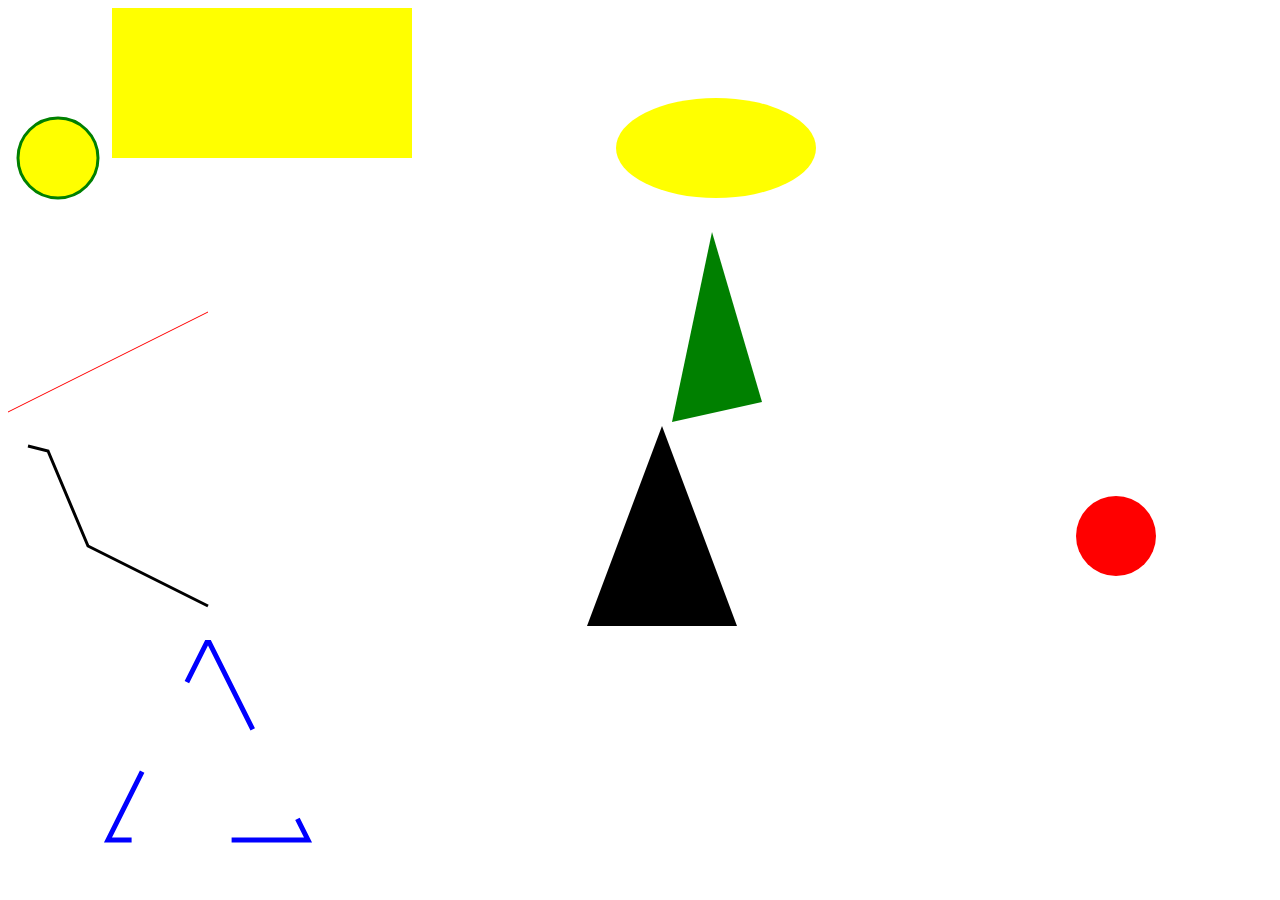
<file: formas.html>
<!DOCTYPE html>
<html lang="pt-br">
<head>
    <meta charset="UTF-8">
    <meta name="viewport" content="width=device-width, initial-scale=1.0">
    <title>Document</title>
</head>
<body>

    <!-- circulo com svg -->
    <svg width="100" height="100">
        <circle cx="50" cy="50" r="40" stroke="green" stroke-width="3" fill="yellow" />
            <!-- cx = cordenada x -->
            <!-- cy = cordenada y -->
            <!-- r = raio -->
            <!-- stroke = borda -->
            <!-- fill = preenchimento -->
    </svg>

     <!-- retangulo com svg -->
     <svg width="400" height="200">
        <rect width="300" height="150" fill="yellow" />
    </svg>

    <!-- elipse com svg -->
    <svg width="500" height="140">
        <ellipse cx="200" cy="80" rx="100" ry="50" fill="yellow" />
    </svg>
    
    <!-- linha com svg -->
    <svg width="500" height="210">
        <line x1="0" y1="200" x2="200" y2="100" stroke="rgb(255, 0, 0)"></line>
    </svg>

    <!-- poligono com svg -->
    <svg width="500" height="210">
        <polygon points="200,20 250,190 160,210" fill="green"></polygon>
    </svg>

    <!-- poligono linha com svg -->
    <svg width="500" height="210">
        <polyline points="20,20 40,25 80,120 200,180" stroke="black" stroke-width="3" fill="none"></polyline>
    </svg>

    <!-- path com svg -->
    <svg width="500" height="210">
        <path d="M150 0 L75 200 L225 200 Z"></path>
    </svg>

    <!--
    M = move até
    L = linha até
    H = linha horizontal até
    V = linha vertical até
    C = curva até
    S = curva suave até
    Q = curva de Bézier
    T = curva de Bézier suave
    A = arco elíptico
    Z = fecha path 

    A versão maiúscula se refere a coordenadas absolutas 
    e a versão minúscula a coordenadas relativas.
    -->

    <!-- bolinha animação -->

    <svg width="200" height="200">
        <style>
         .bolinha {
                animation: loopBolinha 1s ease-in-out infinite alternate;
              }
       
          @keyframes loopBolinha {
                to {
                  transform: translate(40px);
                }
              }
        </style>
       
        <circle class="bolinha" cx="100" cy="100" r="40" fill="red" />
    </svg>

    <!-- Triangulo animacção -->

    <svg width="500" height="210">
        <style>
          #teste {
            fill: none;
            stroke: blue;
            stroke-width: 5px;
            stroke-dasharray: 100;
            animation: loader 2.5s linear infinite;
          }
       
          @keyframes loader {
            0% {
              stroke-dashoffset: 0;
            }
            100% {
              stroke-dashoffset: 1000;
            }
          }
       
        </style>
        <polygon id="teste" points="200,0 300,200 100,200"/>
    </svg>
</body>
</html>
</file>
<file: css/style.css>
/* font-family: 'Lato', sans-serif; */
/* font-family: 'Pacifico', cursive; */

body{
    margin: 0;
    background-color: #ffead4;
    overflow-x: hidden;
}

.container-header{
    width: 100vw;
}

.lett-header{
    position: absolute;
    left: 50%;
    transform: translate(-50%);
    width: 80%;
    margin-top: 10%;
    fill: transparent;
    animation: lett-preenchimento 0.5s ease-in-out forwards 3s;
}

.lett-header path {
    stroke-width: 2px;
    stroke: #be253f;
    stroke-dasharray: 3000;
    stroke-dashoffset: 3000;
    animation: lett-tracado 5s ease-in-out forwards 1s;
}

h1, h2{
    font-family: 'Pacifico', cursive;
    color: #be253f;
    text-align: center;
}

h1{
    font-size: 3em;
}

h2{
    font-size: 1.5em;
}

p{
    font-family: 'Lato', sans-serif;
    color: #484848;
    font-size: 1em;
}

.container-cards{
    width: 80%;
    margin: auto;
    display: flex;
}

.card{
    background-color: white;
    border-radius: 10px;
    width: 50%;
    padding: 20px;
    margin: 20px;
}

.div-teste{
    height: 500px;
}

.lett-footer{
    width: 60%;
    fill: #fff;
    opacity: 0.5;
    position: absolute;
    left: 20%;
    margin-top: 20%;
}

.container-footer{
    position: relative;
}

.footer-infos{
    text-align: center;
}

@keyframes lett-preenchimento{
    to{
        fill: #be253f;
    }
}

@keyframes lett-tracado{
    to{
        stroke-dashoffset: 0;
    }
}
</file>
